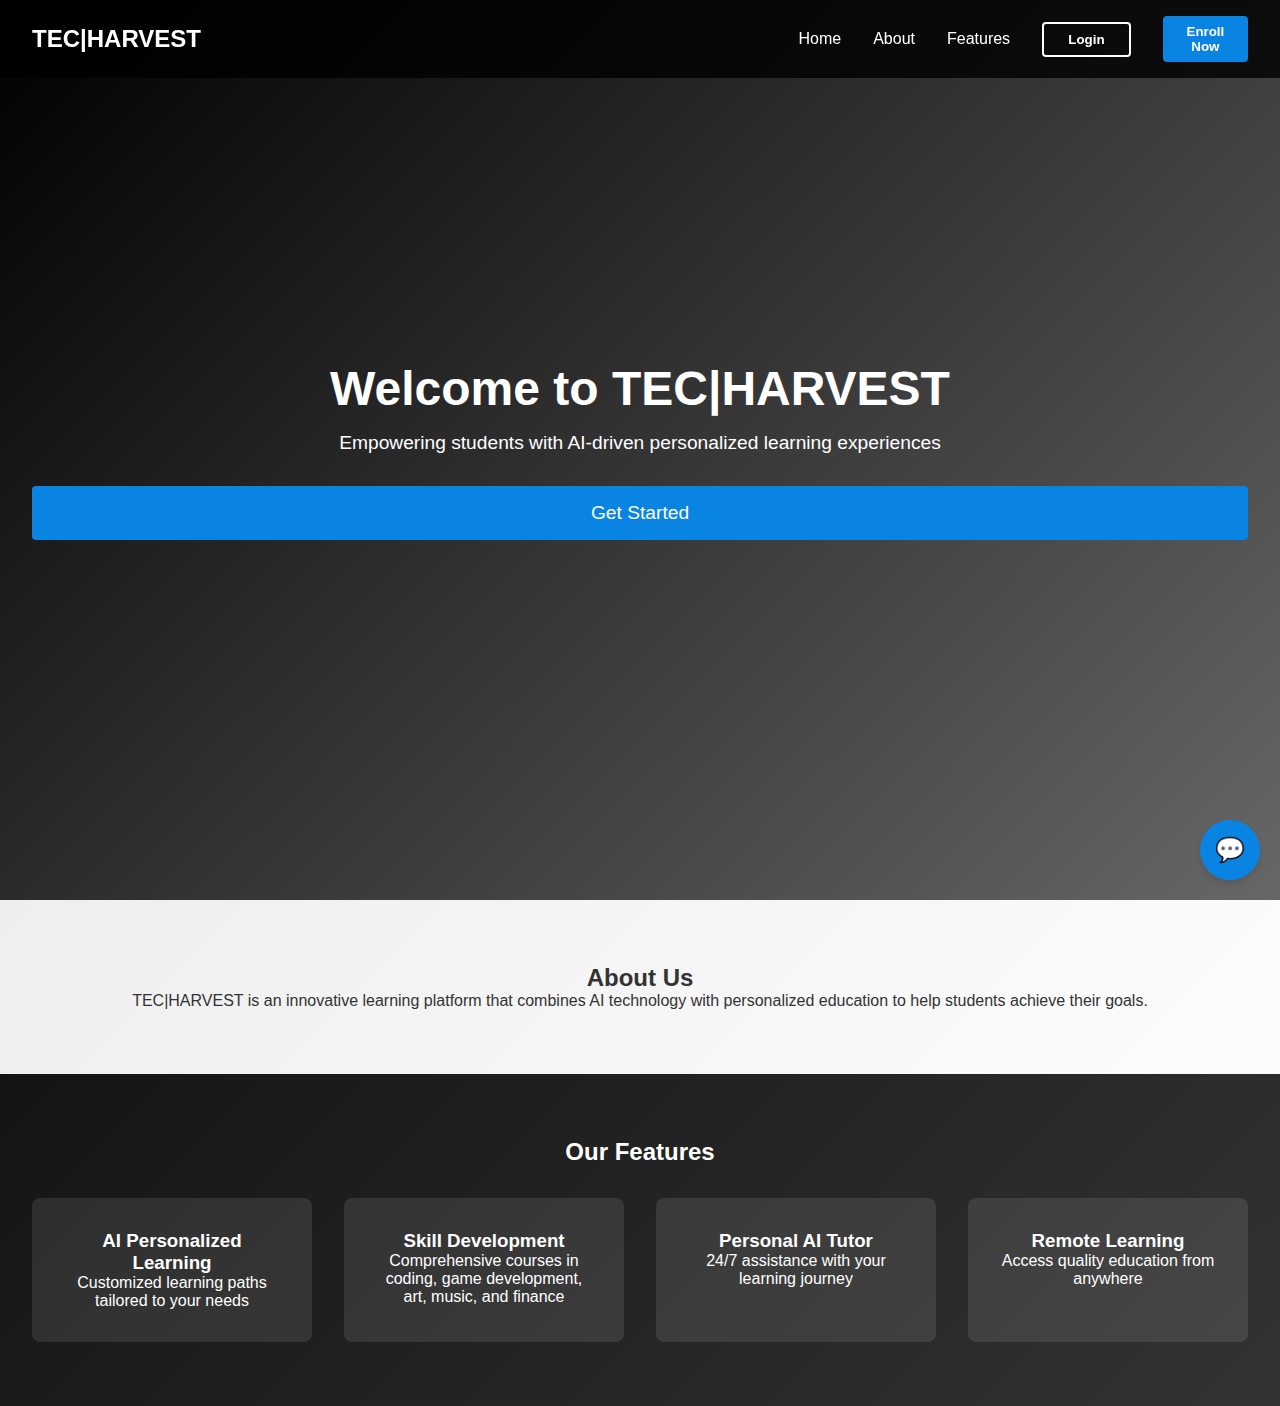
<file: myfolder/index.html>
<!DOCTYPE html>
<html lang="en">
<head>
    <meta charset="UTF-8">
    <meta name="viewport" content="width=device-width, initial-scale=1.0">
    <title>TEC|HARVEST | Home</title>
    <link rel="stylesheet" href="style.css">
</head>
<body>
    <!-- Navigation -->
    <nav>
        <div class="logo">TEC|HARVEST</div>
        <div class="nav-links">
            <a href="#" class="active">Home</a>
            <a href="#about">About</a>
            <a href="#features">Features</a>
            <button onclick="window.location.href='login.html'" class="login-btn">Login</button>
            <button onclick="window.location.href='login.html'" class="enroll-btn">Enroll Now</button>
        </div>
    </nav>

    <!-- Hero Section -->
    <section class="hero">
        <h1>Welcome to TEC|HARVEST</h1>
        <p>Empowering students with AI-driven personalized learning experiences</p>
        <button onclick="window.location.href='login.html'" class="cta-btn">Get Started</button>
    </section>

    <!-- About Section -->
    <section id="about" class="about">
        <h2>About Us</h2>
        <p>TEC|HARVEST is an innovative learning platform that combines AI technology with personalized education to help students achieve their goals.</p>
    </section>

    <!-- Features Section -->
    <section id="features" class="features">
        <h2>Our Features</h2>
        <div class="feature-grid">
            <div class="feature-card">
                <h3>AI Personalized Learning</h3>
                <p>Customized learning paths tailored to your needs</p>
            </div>
            <div class="feature-card">
                <h3>Skill Development</h3>
                <p>Comprehensive courses in coding, game development, art, music, and finance</p>
            </div>
            <div class="feature-card">
                <h3>Personal AI Tutor</h3>
                <p>24/7 assistance with your learning journey</p>
            </div>
            <div class="feature-card">
                <h3>Remote Learning</h3>
                <p>Access quality education from anywhere</p>
            </div>
        </div>
    </section>

    <!-- Chatbot (Added to home page) -->
    <div id="chatIcon">💬</div>
    <div id="chatbox">
        <div id="chatHeader">
            <span>Chat with AI</span>
            <button id="closeChat">✖</button>
        </div>
        <div id="chatMessages"></div>
        <div id="chatInput">
            <input type="text" id="userInput" placeholder="Type your question...">
            <button id="sendMessage">Send</button>
        </div>
    </div>

    <script src="script.js"></script>
</body>
</html>
</file>
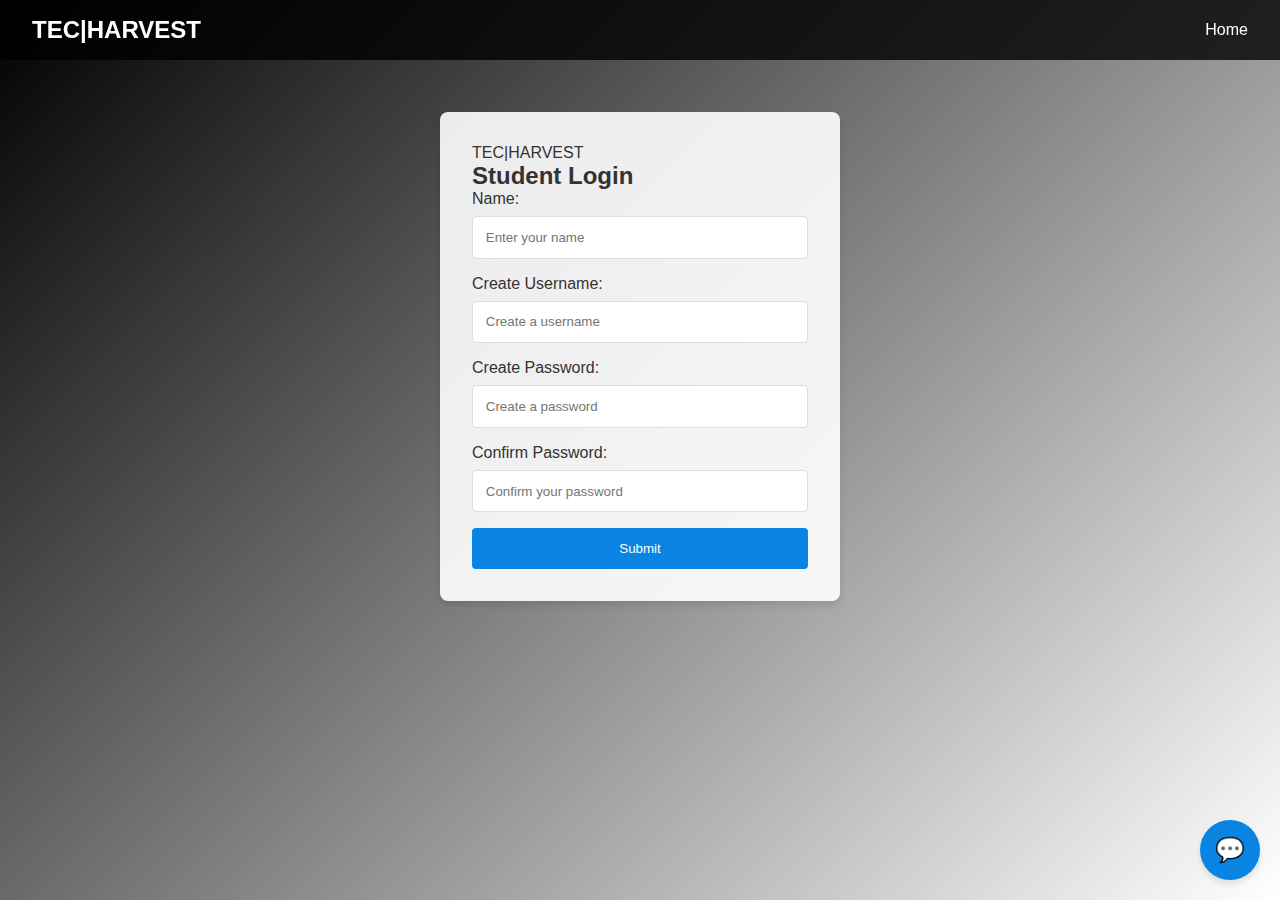
<file: myfolder/login.html>
<!DOCTYPE html>
<html lang="en">
<head>
    <meta charset="UTF-8">
    <meta name="viewport" content="width=device-width, initial-scale=1.0">
    <title>TEC|HARVEST | Student Login & Chatbot</title>
    <link rel="stylesheet" href="style.css">
</head>
<body class="login-body">
    <nav>
        <div class="logo">TEC|HARVEST</div>
        <div class="nav-links">
            <a href="index.html">Home</a>
        </div>
    </nav>

    <div class="login-form" id="loginPage">
        <div class="branding">TEC|HARVEST</div>
        <h2>Student Login</h2>
        <label for="name">Name:</label>
        <input type="text" id="name" name="name" placeholder="Enter your name" required>

        <label for="username">Create Username:</label>
        <input type="text" id="username" name="username" placeholder="Create a username" required>

        <label for="password">Create Password:</label>
        <input type="password" id="password" name="password" placeholder="Create a password" required>

        <label for="confirm-password">Confirm Password:</label>
        <input type="password" id="confirm-password" name="confirm-password" placeholder="Confirm your password" required>

        <button type="button" id="loginSubmit">Submit</button>
    </div>

    <div class="redirectory-page hidden" id="redirectoryPage">
        <div class="branding">TEC|HARVEST</div>
        <div class="container">
            <h2>Choose Your Domain</h2>
            <label for="domain">Select Domain:</label>
            <select id="domain">
                <option value="">Select Domain</option>
                <option value="coding">Coding</option>
                <option value="gameDevelopment">Game Development</option>
                <option value="artAndCraft">Art and Craft</option>
                <option value="music">Music</option>
                <option value="finance">Finance</option>
            </select>

            <div id="topicContainer" class="hidden">
                <label for="topicSelect">Select Topic:</label>
                <select id="topicSelect">
                    <option value="">Choose a topic</option>
                </select>
                <button class="submit-btn" id="topicLink">Go to Topic</button>
            </div>
        </div>
    </div>

    <div id="chatIcon">💬</div>
    <div id="chatbox">
        <div id="chatHeader">
            <span>Chat with AI</span>
            <button id="closeChat">✖</button>
        </div>
        <div id="chatMessages"></div>
        <div id="chatInput">
            <input type="text" id="userInput" placeholder="Type your question...">
            <button id="sendMessage">Send</button>
        </div>
    </div>

    <script src="script.js"></script>
</body>
</html>
</file>
<file: myfolder/style.css>
/* Global Styles */
* {
    margin: 0;
    padding: 0;
    box-sizing: border-box;
    font-family: 'Arial', sans-serif;
}

body {
    background: linear-gradient(135deg, #000000, #ffffff);
    color: #333;
    min-height: 100vh;
}

/* Navigation */
nav {
    background: rgba(0, 0, 0, 0.8);
    padding: 1rem 2rem;
    display: flex;
    justify-content: space-between;
    align-items: center;
    position: fixed;
    width: 100%;
    top: 0;
    z-index: 1000;
}

.logo {
    color: #fff;
    font-size: 1.5rem;
    font-weight: bold;
}

.nav-links {
    display: flex;
    gap: 2rem;
    align-items: center;
}

.nav-links a {
    color: #fff;
    text-decoration: none;
    transition: color 0.3s;
}

.nav-links a:hover {
    color: #0984e3;
}

.login-btn, .enroll-btn {
    padding: 0.5rem 1rem;
    border: none;
    border-radius: 4px;
    cursor: pointer;
    font-weight: bold;
    transition: background-color 0.3s;
}

.login-btn {
    background: transparent;
    border: 2px solid #fff;
    color: #fff;
}

.enroll-btn {
    background: #0984e3;
    color: #fff;
}

/* Hero Section */
.hero {
    height: 100vh;
    display: flex;
    flex-direction: column;
    justify-content: center;
    align-items: center;
    text-align: center;
    padding: 2rem;
    color: #fff;
    background: rgba(0, 0, 0, 0.5);
}

.hero h1 {
    font-size: 3rem;
    margin-bottom: 1rem;
}

.hero p {
    font-size: 1.2rem;
    margin-bottom: 2rem;
}

.cta-btn {
    padding: 1rem 2rem;
    font-size: 1.2rem;
    background: #0984e3;
    color: #fff;
    border: none;
    border-radius: 4px;
    cursor: pointer;
    transition: background-color 0.3s;
}

/* About Section */
.about {
    padding: 4rem 2rem;
    text-align: center;
    background: rgba(255, 255, 255, 0.9);
}

/* Features Section */
.features {
    padding: 4rem 2rem;
    text-align: center;
    background: rgba(0, 0, 0, 0.8);
    color: #fff;
}

.feature-grid {
    display: grid;
    grid-template-columns: repeat(auto-fit, minmax(250px, 1fr));
    gap: 2rem;
    margin-top: 2rem;
}

.feature-card {
    background: rgba(255, 255, 255, 0.1);
    padding: 2rem;
    border-radius: 8px;
    transition: transform 0.3s;
}

.feature-card:hover {
    transform: translateY(-5px);
}

/* Login Page Styles */
.login-body {
    padding-top: 80px;
    background: linear-gradient(135deg, #000000, #ffffff);
}

.login-form, .redirectory-page {
    max-width: 400px;
    margin: 2rem auto;
    padding: 2rem;
    background: rgba(255, 255, 255, 0.9);
    border-radius: 8px;
    box-shadow: 0 4px 6px rgba(0, 0, 0, 0.1);
}

.hidden {
    display: none;
}

/* Form Elements */
label {
    display: block;
    margin-bottom: 0.5rem;
    color: #333;
}

input, select {
    width: 100%;
    padding: 0.8rem;
    margin-bottom: 1rem;
    border: 1px solid #ddd;
    border-radius: 4px;
}

button {
    width: 100%;
    padding: 0.8rem;
    background: #0984e3;
    color: #fff;
    border: none;
    border-radius: 4px;
    cursor: pointer;
    transition: background-color 0.3s;
}

button:hover {
    background: #0652dd;
}

/* Chatbot Styles */
#chatIcon {
    position: fixed;
    bottom: 20px;
    right: 20px;
    width: 60px;
    height: 60px;
    background: #0984e3;
    border-radius: 50%;
    display: flex;
    justify-content: center;
    align-items: center;
    cursor: pointer;
    color: #fff;
    font-size: 1.5rem;
    box-shadow: 0 4px 6px rgba(0, 0, 0, 0.1);
    z-index: 1000;
}

#chatbox {
    position: fixed;
    bottom: 90px;
    right: 20px;
    width: 300px;
    height: 400px;
    background: #fff;
    border-radius: 8px;
    box-shadow: 0 4px 6px rgba(0, 0, 0, 0.1);
    display: none;
    flex-direction: column;
    z-index: 1000;
}

#chatHeader {
    background: #0984e3;
    color: #fff;
    padding: 1rem;
    border-radius: 8px 8px 0 0;
    display: flex;
    justify-content: space-between;
    align-items: center;
}

#chatMessages {
    flex-grow: 1;
    padding: 1rem;
    overflow-y: auto;
}

.message {
    margin-bottom: 0.5rem;
    padding: 0.5rem;
    border-radius: 4px;
}

.user-message {
    background: #e3f2fd;
    margin-left: 1rem;
}

.bot-message {
    background: #f5f5f5;
    margin-right: 1rem;
}

#chatInput {
    padding: 1rem;
    border-top: 1px solid #ddd;
    display: flex;
    gap: 0.5rem;
}

#userInput {
    flex-grow: 1;
    margin-bottom: 0;
}

#sendMessage {
    width: auto;
}
</file>
